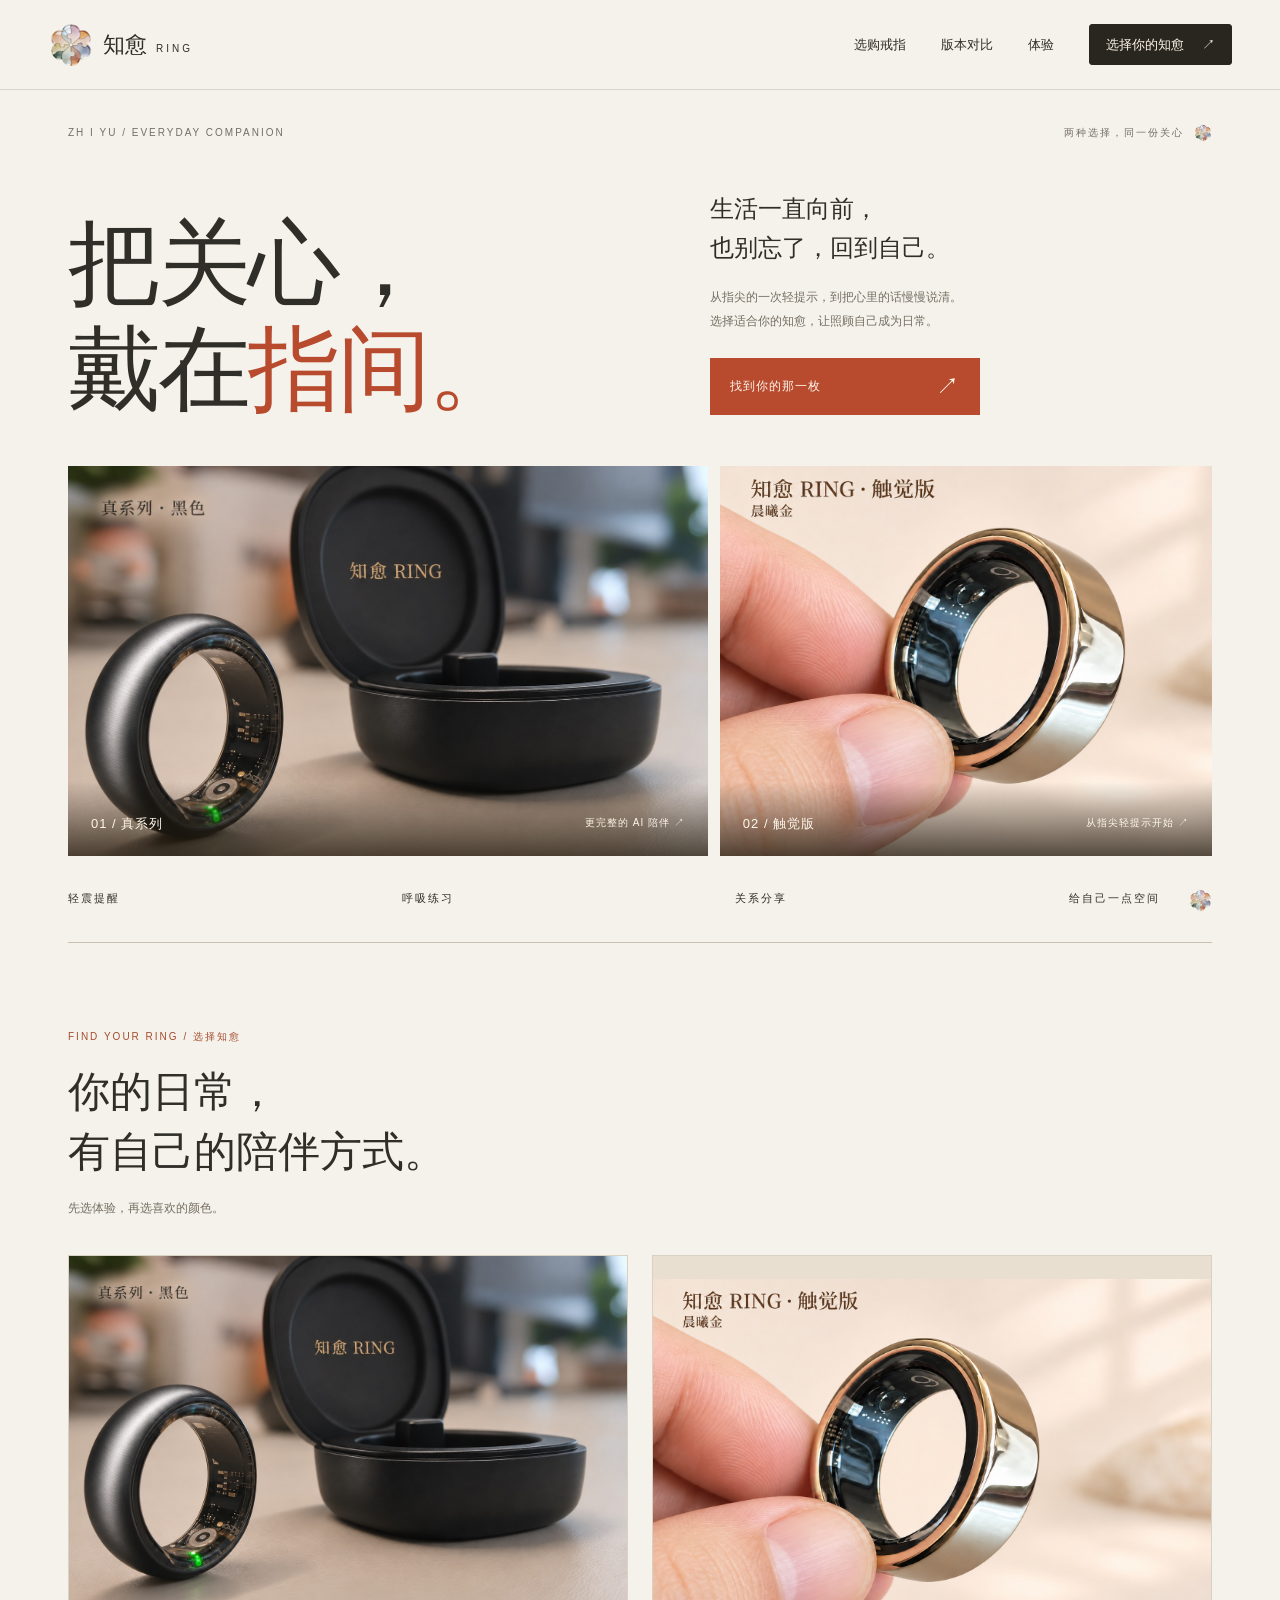
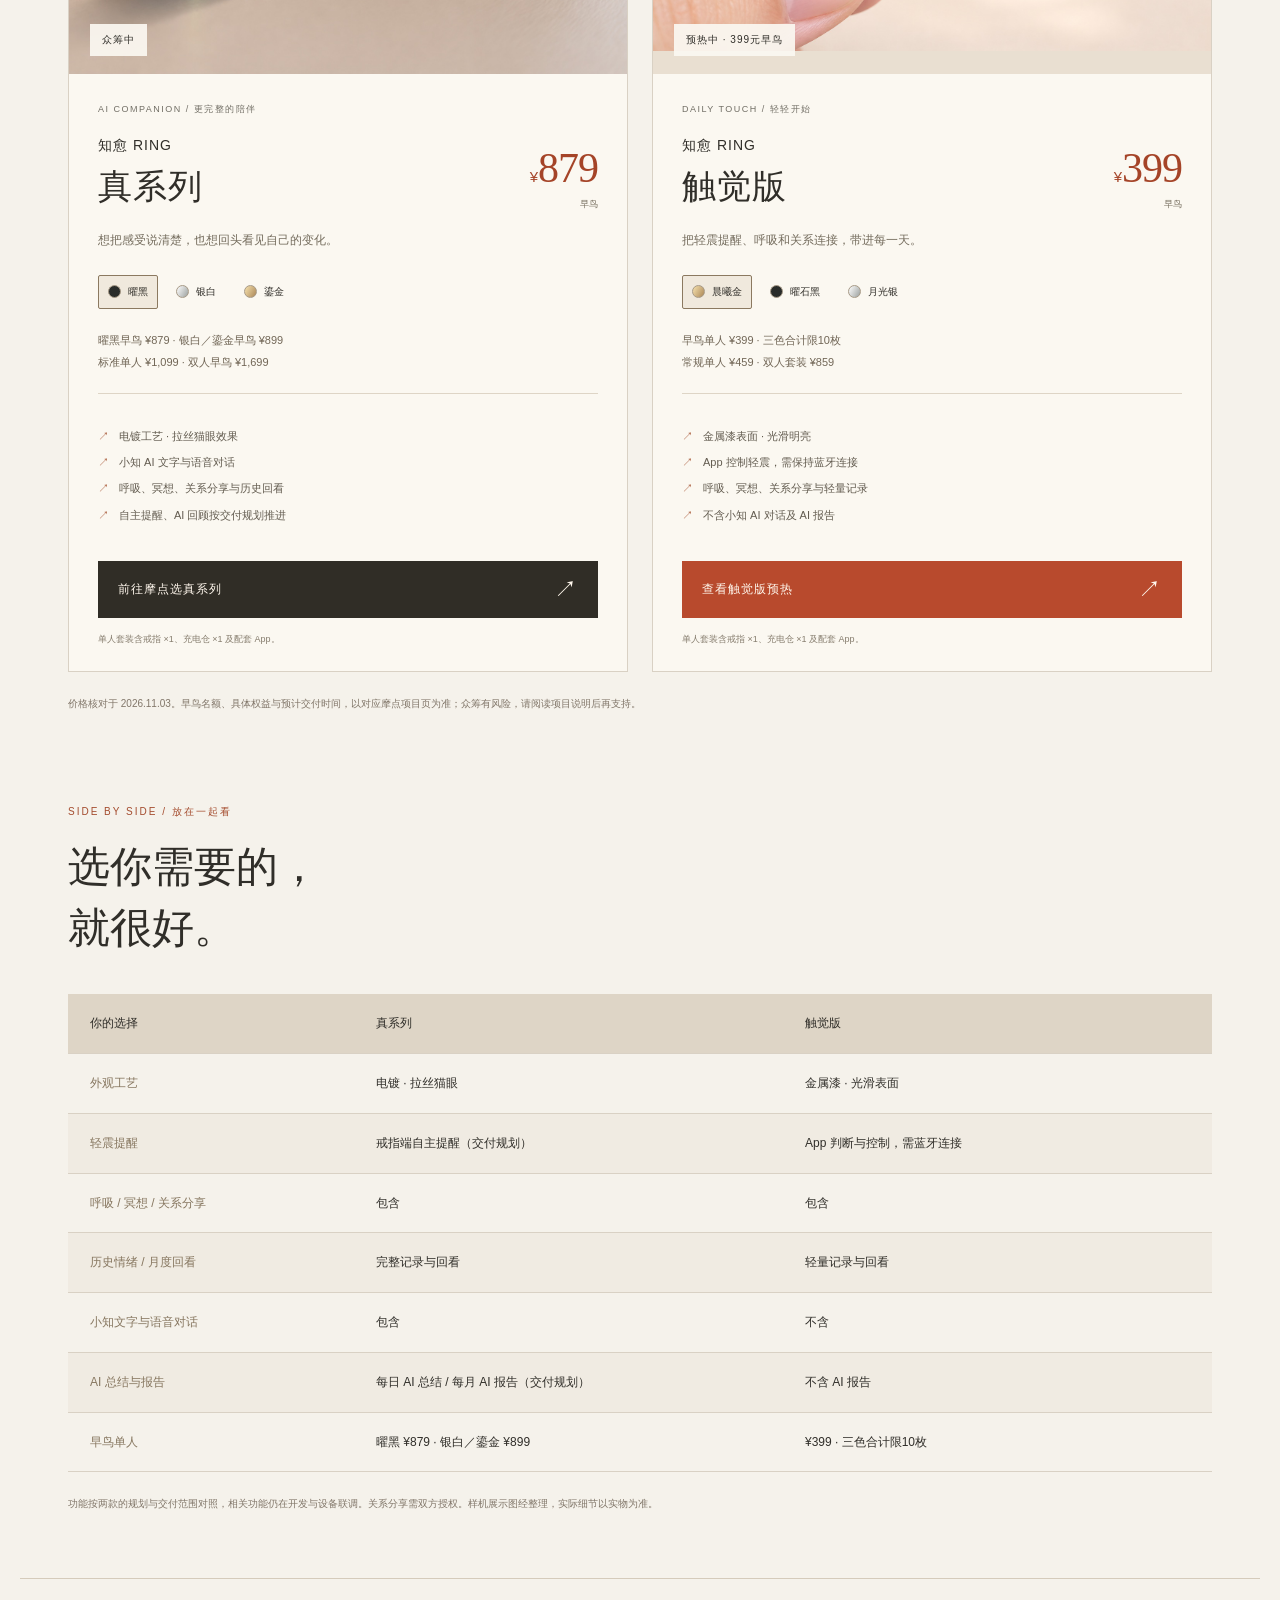
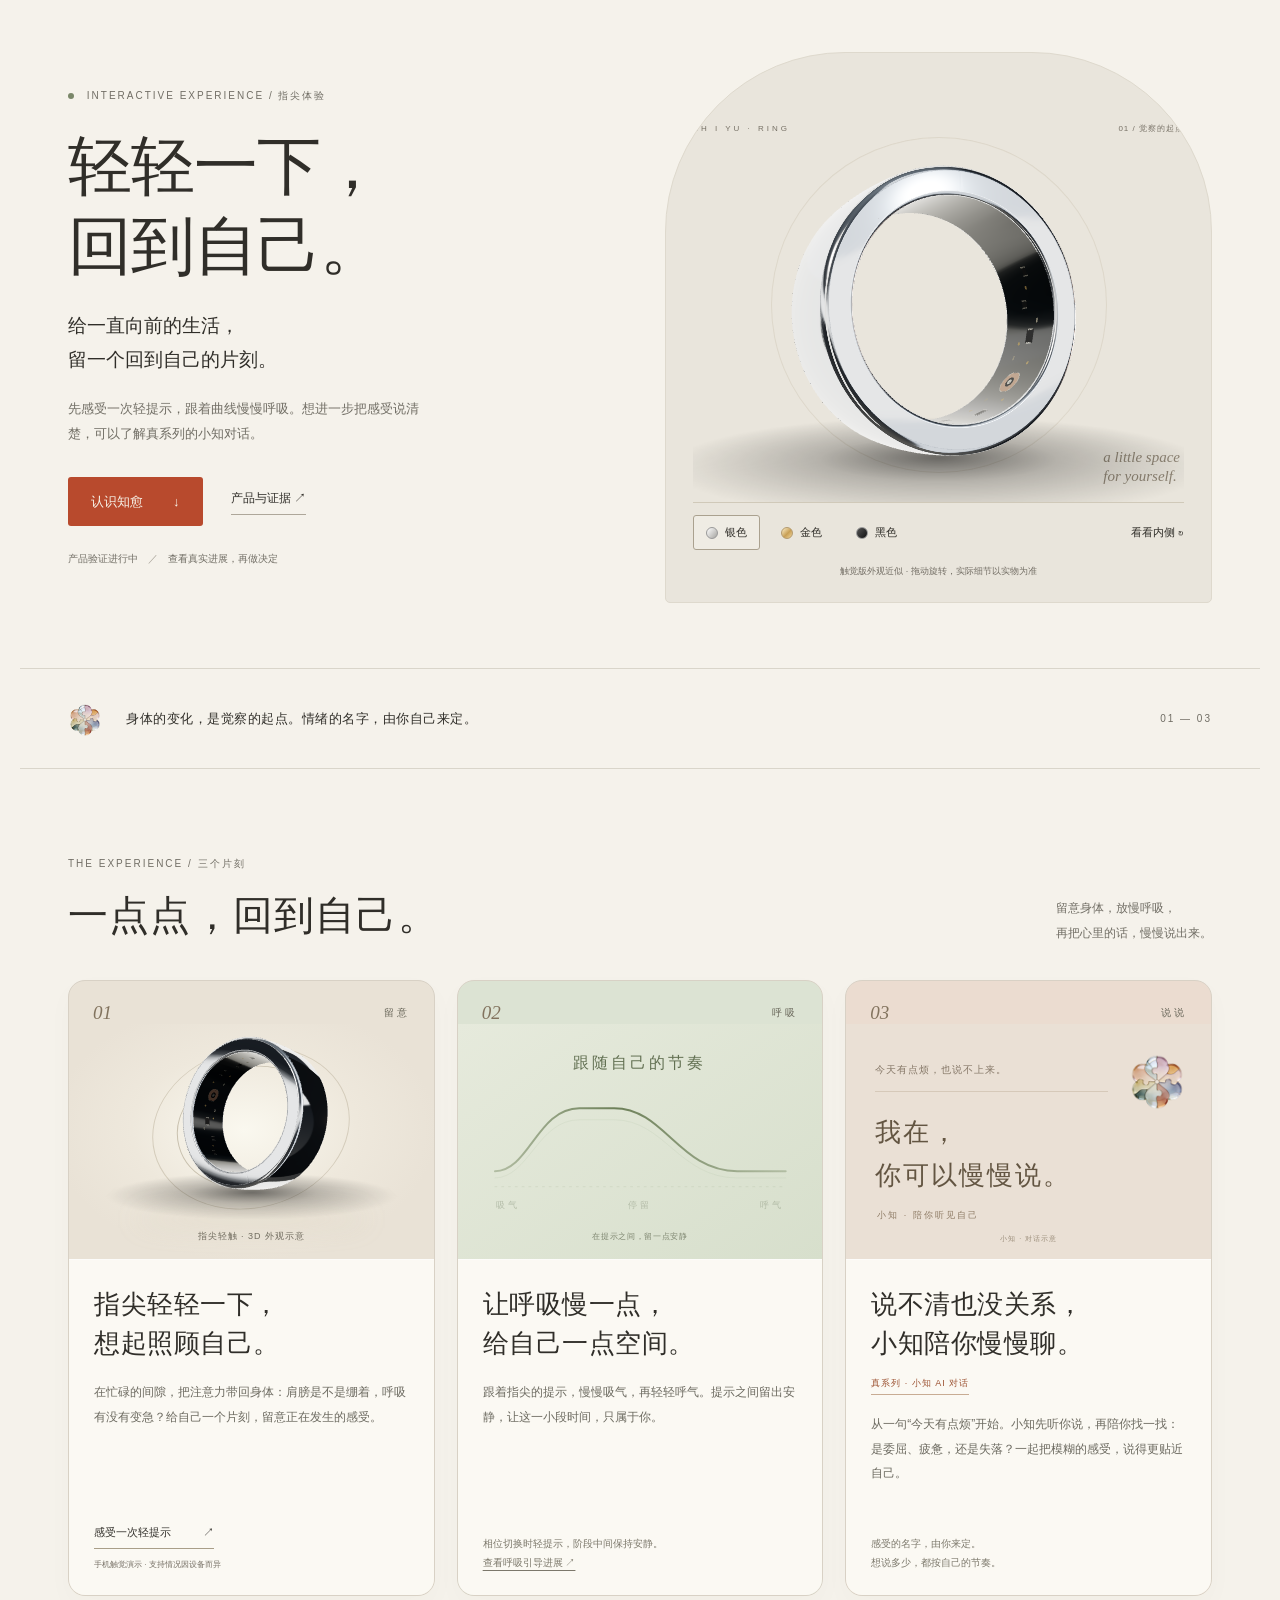
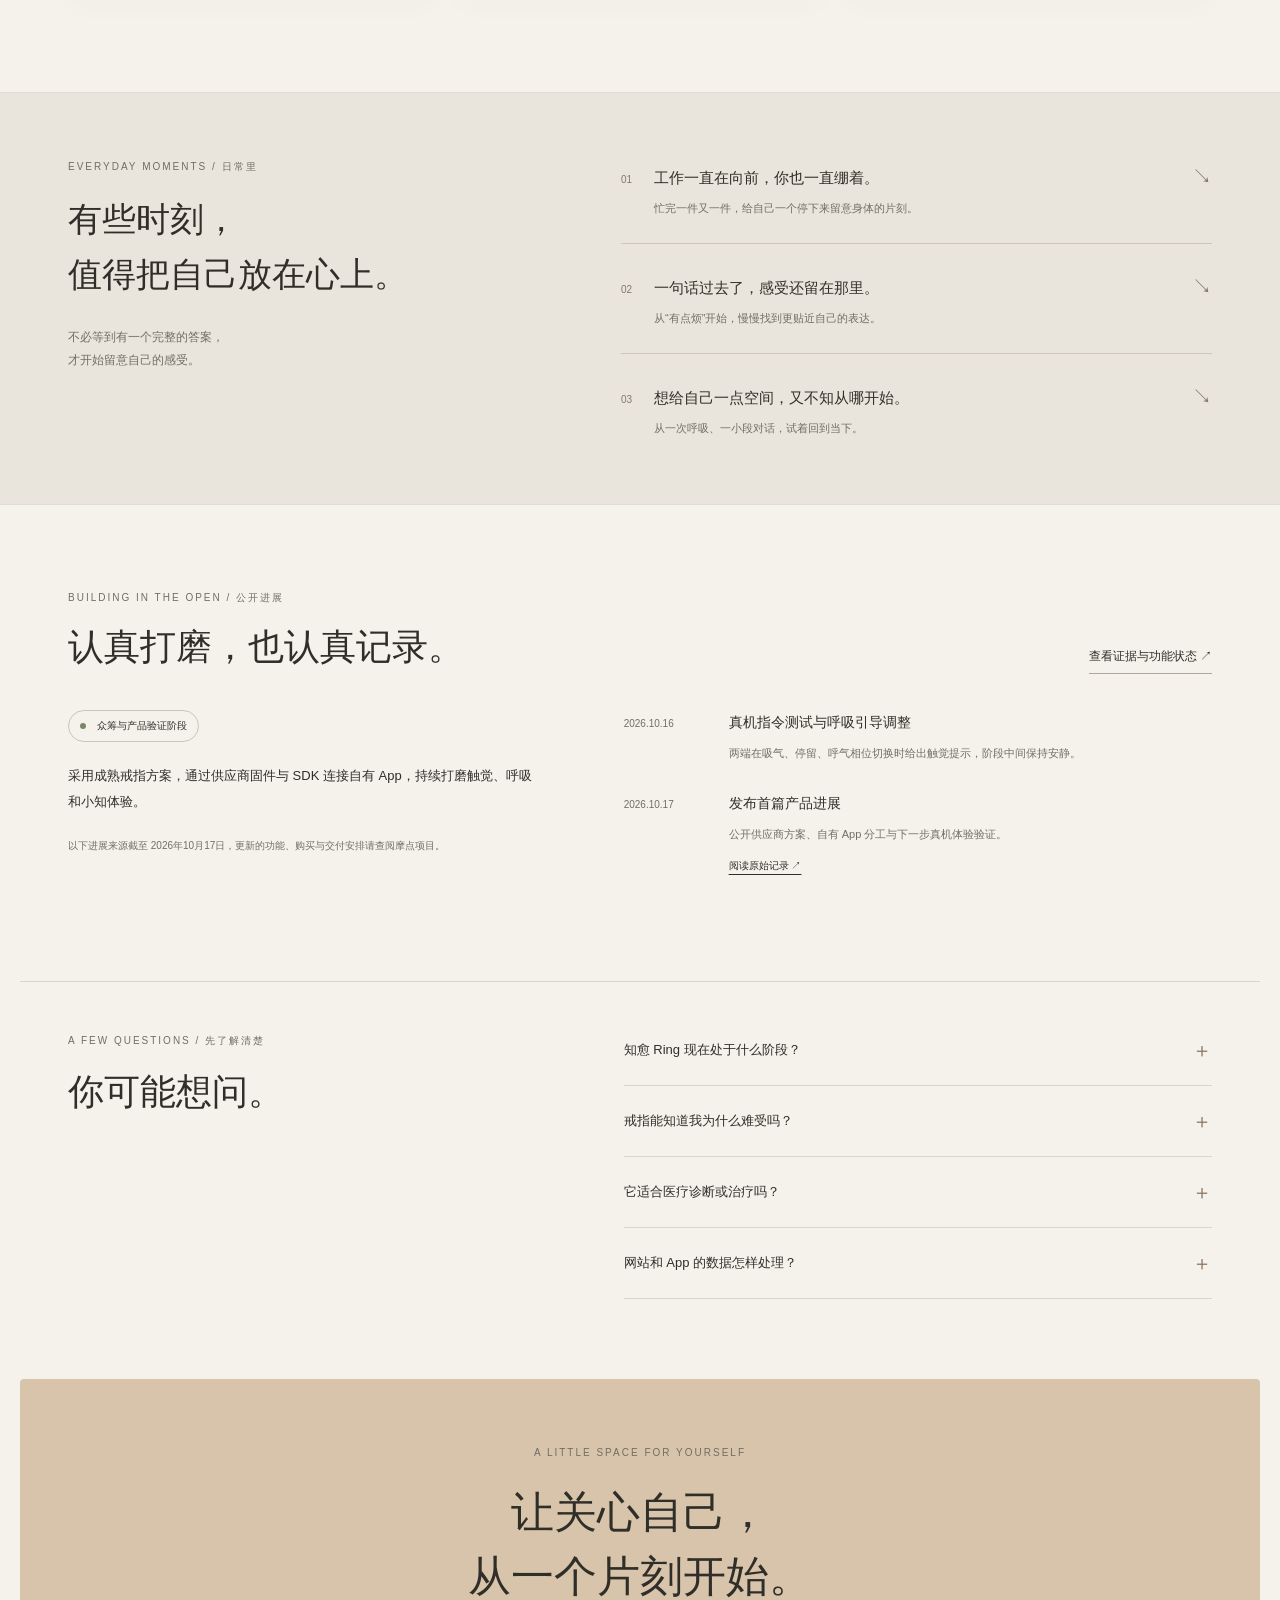
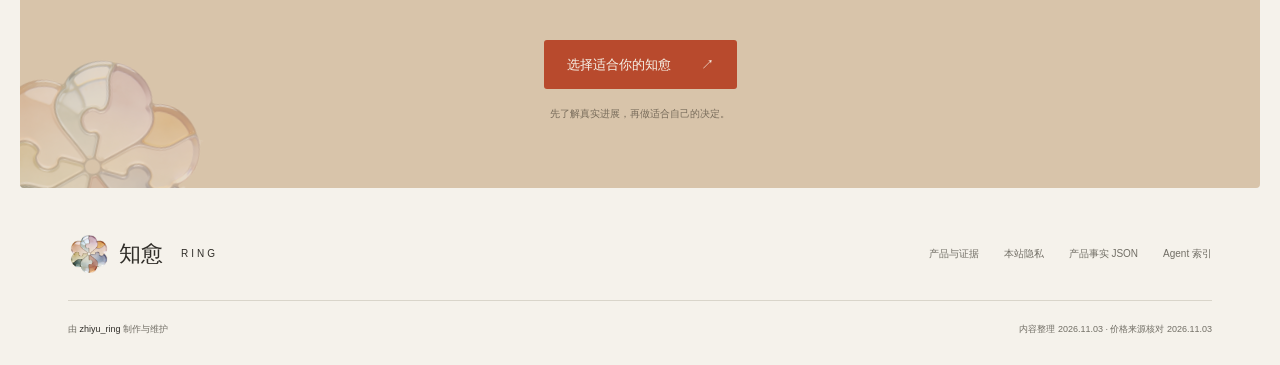
<file: index.html>
<!doctype html>
<html lang="zh-CN">
<head>
<meta charset="utf-8"><meta name="viewport" content="width=device-width,initial-scale=1,viewport-fit=cover">
<title>知愈 RING｜真系列与触觉版 · 把关心戴在指间</title>
<meta name="description" content="了解知愈 RING 真系列与触觉版：外观、三色选择、早鸟价格与功能对比。真系列879元起，触觉版399元早鸟，前往摩点了解众筹与预热。">
<meta name="author" content="zhiyu_ring"><meta name="robots" content="index,follow">
<link rel="canonical" href="https://zhiyu-ring.netlify.app/">
<meta property="og:title" content="知愈 RING｜真系列与触觉版 · 把关心戴在指间"><meta property="og:description" content="给一直向前的生活，留一个回到自己的片刻。"><meta property="og:type" content="website">
<meta name="theme-color" content="#f5f2eb"><link rel="icon" href="assets/zhiyu-petal.png" type="image/png"><link rel="stylesheet" href="site.css">
<script type="importmap">{"imports":{"three":"./vendor/three.module.js"}}</script>
<script type="application/ld+json">{"@context":"https://schema.org","@type":"WebSite","name":"知愈 Ring","url":"https://zhiyu-ring.netlify.app/","inLanguage":"zh-CN","creator":{"@type":"Person","name":"zhiyu_ring"}}</script>
<script src="site.js?v=collection-20261103" type="module"></script>
<script type="application/ld+json">{"@context": "https://schema.org", "@type": "ItemList", "name": "知愈 RING 两个版本", "itemListElement": [{"@type": "ListItem", "position": 1, "item": {"@type": "Product", "name": "知愈 RING 真系列", "brand": {"@type": "Brand", "name": "知愈 RING"}, "image": "https://zhiyu-ring.netlify.app/assets/true-black.jpg", "description": "众筹早鸟单人档，名额与交付安排以对应摩点项目为准。", "offers": {"@type": "Offer", "price": "879", "priceCurrency": "CNY", "url": "https://zhongchou.modian.com/item/159790.html"}}}, {"@type": "ListItem", "position": 2, "item": {"@type": "Product", "name": "知愈 RING 触觉版", "brand": {"@type": "Brand", "name": "知愈 RING"}, "image": "https://zhiyu-ring.netlify.app/assets/touch-gold.jpg", "description": "众筹早鸟单人档，名额与交付安排以对应摩点项目为准。", "offers": {"@type": "Offer", "price": "399", "priceCurrency": "CNY", "url": "https://zhongchou.modian.com/item/161112.html"}}}]}</script>
</head>
<body>
<a class="skip" href="#main">跳到正文</a>
<header class="site-header"><a class="brand" href="./" aria-label="知愈 Ring 首页"><span class="brand-symbol" aria-hidden="true"><img class="petal-mark" src="assets/zhiyu-petal.png" alt="" width="40" height="40"></span><span>知愈<span class="brand-en">RING</span></span></a>
<nav aria-label="主导航"><a href="#collection">选购戒指</a><a href="#compare">版本对比</a><a href="#experience">体验</a><a class="nav-cta" href="#collection">选择你的知愈 <span aria-hidden="true">↗</span></a></nav></header>
<main id="main">
<section class="store-hero shell" aria-labelledby="store-title">
<div class="store-kicker"><span>ZH I YU / EVERYDAY COMPANION</span><span>两种选择，同一份关心 <img class="petal-mark" src="assets/zhiyu-petal.png" alt="" width="40" height="40"></span></div>
<div class="store-heading"><h1 id="store-title">把关心，<br>戴在<span>指间。</span></h1><div class="store-intro"><p>生活一直向前，<br>也别忘了，回到自己。</p><p class="store-description">从指尖的一次轻提示，到把心里的话慢慢说清。<br>选择适合你的知愈，让照顾自己成为日常。</p><a class="store-cta" href="#collection">找到你的那一枚 <span>↗</span></a></div></div>
<div class="store-panorama"><a class="panorama-true" href="#true-edition"><img src="assets/true-black.jpg" alt="真系列曜黑戒指与充电仓，拉丝猫眼表面" fetchpriority="high"><span class="panorama-label">01 / 真系列 <b>更完整的 AI 陪伴 ↗</b></span></a><a class="panorama-touch" href="#touch-edition"><img src="assets/touch-gold.jpg" alt="触觉版晨曦金戒指，光滑金属漆外观" fetchpriority="high"><span class="panorama-label">02 / 触觉版 <b>从指尖轻提示开始 ↗</b></span></a></div>
<div class="store-strip"><span>轻震提醒</span><span>呼吸练习</span><span>关系分享</span><span>给自己一点空间 <i><img class="petal-mark" src="assets/zhiyu-petal.png" alt="" width="40" height="40"></i></span></div>
</section>
<section class="collection shell" id="collection" aria-labelledby="collection-title"><div class="shop-heading"><p class="eyebrow">FIND YOUR RING / 选择知愈</p><h2 id="collection-title">你的日常，<br>有自己的陪伴方式。</h2><p>先选体验，再选喜欢的颜色。</p></div><div class="product-grid">
<article class="product-card" id="true-edition" data-product="true"><div class="product-photo"><img src="assets/true-black.jpg" alt="知愈真系列曜黑外观展示" width="1440" height="1080" loading="lazy"><span class="product-badge">众筹中</span></div><div class="product-info"><p class="eyebrow">AI COMPANION / 更完整的陪伴</p><div class="product-title"><h3>知愈 RING <em>真系列</em></h3><span class="product-price">¥<b data-price>879</b><small>早鸟</small></span></div><p class="product-desc">想把感受说清楚，也想回头看见自己的变化。</p><div class="product-swatches" role="group" aria-label="真系列颜色"><button class="product-swatch selected" data-image="assets/true-black.jpg" data-color="曜黑" data-price-value="879" aria-pressed="true"><i class="color-black"></i>曜黑</button><button class="product-swatch " data-image="assets/true-silver.jpg" data-color="银白" data-price-value="899" aria-pressed="false"><i class="color-silver"></i>银白</button><button class="product-swatch " data-image="assets/true-gold.jpg" data-color="鎏金" data-price-value="899" aria-pressed="false"><i class="color-gold"></i>鎏金</button></div><p class="product-prices">曜黑早鸟 ¥879 · 银白／鎏金早鸟 ¥899<br>标准单人 ¥1,099 · 双人早鸟 ¥1,699</p><ul class="product-features"><li>电镀工艺 · 拉丝猫眼效果</li><li>小知 AI 文字与语音对话</li><li>呼吸、冥想、关系分享与历史回看</li><li>自主提醒、AI 回顾按交付规划推进</li></ul><a class="store-cta" href="https://zhongchou.modian.com/item/159790.html" target="_blank" rel="noopener noreferrer">前往摩点选真系列<span>↗</span></a><p class="product-includes">单人套装含戒指 ×1、充电仓 ×1 及配套 App。</p></div></article><article class="product-card" id="touch-edition" data-product="touch"><div class="product-photo"><img src="assets/touch-gold.jpg" alt="知愈触觉版晨曦金外观展示" width="1440" height="1080" loading="lazy"><span class="product-badge">预热中 · 399元早鸟</span></div><div class="product-info"><p class="eyebrow">DAILY TOUCH / 轻轻开始</p><div class="product-title"><h3>知愈 RING <em>触觉版</em></h3><span class="product-price">¥<b data-price>399</b><small>早鸟</small></span></div><p class="product-desc">把轻震提醒、呼吸和关系连接，带进每一天。</p><div class="product-swatches" role="group" aria-label="触觉版颜色"><button class="product-swatch selected" data-image="assets/touch-gold.jpg" data-color="晨曦金" data-price-value="399" aria-pressed="true"><i class="color-gold"></i>晨曦金</button><button class="product-swatch " data-image="assets/touch-black.jpg" data-color="曜石黑" data-price-value="399" aria-pressed="false"><i class="color-black"></i>曜石黑</button><button class="product-swatch " data-image="assets/touch-silver.jpg" data-color="月光银" data-price-value="399" aria-pressed="false"><i class="color-silver"></i>月光银</button></div><p class="product-prices">早鸟单人 ¥399 · 三色合计限10枚<br>常规单人 ¥459 · 双人套装 ¥859</p><ul class="product-features"><li>金属漆表面 · 光滑明亮</li><li>App 控制轻震，需保持蓝牙连接</li><li>呼吸、冥想、关系分享与轻量记录</li><li>不含小知 AI 对话及 AI 报告</li></ul><a class="store-cta" href="https://zhongchou.modian.com/item/161112.html" target="_blank" rel="noopener noreferrer">查看触觉版预热<span>↗</span></a><p class="product-includes">单人套装含戒指 ×1、充电仓 ×1 及配套 App。</p></div></article></div><p class="shop-note">价格核对于 2026.11.03。早鸟名额、具体权益与预计交付时间，以对应摩点项目页为准；众筹有风险，请阅读项目说明后再支持。</p></section>
<section class="comparison shell" id="compare" aria-labelledby="compare-title"><div class="shop-heading"><p class="eyebrow">SIDE BY SIDE / 放在一起看</p><h2 id="compare-title">选你需要的，<br>就很好。</h2></div><div class="compare-table" role="region" aria-label="两个版本的功能对比" tabindex="0"><table><thead><tr><th scope="col">你的选择</th><th scope="col">真系列</th><th scope="col">触觉版</th></tr></thead><tbody><tr><th scope="row">外观工艺</th><td>电镀 · 拉丝猫眼</td><td>金属漆 · 光滑表面</td></tr><tr><th scope="row">轻震提醒</th><td>戒指端自主提醒（交付规划）</td><td>App 判断与控制，需蓝牙连接</td></tr><tr><th scope="row">呼吸 / 冥想 / 关系分享</th><td>包含</td><td>包含</td></tr><tr><th scope="row">历史情绪 / 月度回看</th><td>完整记录与回看</td><td>轻量记录与回看</td></tr><tr><th scope="row">小知文字与语音对话</th><td>包含</td><td>不含</td></tr><tr><th scope="row">AI 总结与报告</th><td>每日 AI 总结 / 每月 AI 报告（交付规划）</td><td>不含 AI 报告</td></tr><tr><th scope="row">早鸟单人</th><td>曜黑 ¥879 · 银白／鎏金 ¥899</td><td>¥399 · 三色合计限10枚</td></tr></tbody></table></div><p class="shop-note">功能按两款的规划与交付范围对照，相关功能仍在开发与设备联调。关系分享需双方授权。样机展示图经整理，实际细节以实物为准。</p></section>

<section class="hero shell interactive-studio" aria-labelledby="hero-title">
<div class="hero-copy"><p class="eyebrow"><span class="status-dot"></span> INTERACTIVE EXPERIENCE / 指尖体验</p>
<h2 id="hero-title">轻轻一下，<br>回到自己。</h2>
<p class="hero-lead">给一直向前的生活，<br>留一个回到自己的片刻。</p>
<p class="hero-detail">先感受一次轻提示，跟着曲线慢慢呼吸。想进一步把感受说清楚，可以了解真系列的小知对话。</p>
<div class="actions"><a class="button primary" href="#experience">认识知愈 <span aria-hidden="true">↓</span></a><a class="text-link" href="product-evidence.html">产品与证据 <span aria-hidden="true">↗</span></a></div>
<p class="hero-note">产品验证进行中 <span>／</span> 查看真实进展，再做决定</p></div>
<div class="hero-object"><div class="object-top"><span>ZH I YU · RING</span><span>01 / 觉察的起点</span></div>
<div class="stage"><div class="stage-orbit" aria-hidden="true"></div><canvas id="ringCanvas" aria-label="按样品照片制作的可旋转戒指模型"></canvas><p id="ringFallback" class="ring-fallback">戒指概念模型加载中</p><span class="stage-label">a little space<br>for yourself.</span></div>
<div class="object-controls"><div class="finish-group" role="group" aria-label="模型配色"><button class="finish active" data-finish="silver" aria-pressed="true"><span class="swatch silver"></span>银色</button><button class="finish" data-finish="gold" aria-pressed="false"><span class="swatch gold"></span>金色</button><button class="finish" data-finish="black" aria-pressed="false"><span class="swatch black"></span>黑色</button></div><button class="inside-button" id="inside">看看内侧 ↻</button></div>
<p class="object-caption">触觉版外观近似 · 拖动旋转，实际细节以实物为准</p></div>
</section>
<div class="intro-line shell"><span class="mini-symbol" aria-hidden="true"><img class="petal-mark" src="assets/zhiyu-petal.png" alt="" width="40" height="40"></span><p>身体的变化，是觉察的起点。<br class="mobile-break">情绪的名字，由你自己来定。</p><span class="intro-index">01 — 03</span></div>
<section class="experience shell" id="experience" aria-labelledby="experience-title"><div class="section-heading"><div><p class="eyebrow">THE EXPERIENCE / 三个片刻</p><h2 id="experience-title">一点点，回到自己。</h2></div><p class="section-aside">留意身体，放慢呼吸，<br>再把心里的话，慢慢说出来。</p></div>
<div class="experience-grid">
<article class="experience-card touch-card"><div class="card-top"><span>01</span><span>留意</span></div><div class="touch-visual" aria-hidden="true"><span class="touch-wave w1"></span><span class="touch-wave w2"></span><span class="touch-ring"></span><canvas id="momentRingCanvas"></canvas><span class="visual-caption">指尖轻触 · 3D 外观示意</span></div><div class="moment-copy"><h3>指尖轻轻一下，<br>想起照顾自己。</h3><p>在忙碌的间隙，把注意力带回身体：肩膀是不是绷着，呼吸有没有变急？给自己一个片刻，留意正在发生的感受。</p><button class="card-action" id="touchDemo">感受一次轻提示 <span aria-hidden="true">↗</span></button><p class="demo-note" id="touchStatus" aria-live="polite">手机触觉演示 · 支持情况因设备而异</p></div></article>
<article class="experience-card breathe-card"><div class="card-top"><span>02</span><span>呼吸</span></div><div class="breathe-visual rhythm-visual" aria-hidden="true"><span class="rhythm-title">跟随自己的节奏</span><svg class="rhythm-line" viewBox="0 0 340 130"><defs><linearGradient id="rhythmStroke" x1="0" x2="1"><stop offset="0" stop-color="#b2bda3"/><stop offset=".42" stop-color="#6d8059"/><stop offset="1" stop-color="#b2bda3"/></linearGradient></defs><path class="rhythm-baseline" d="M20 108H320"/><path class="rhythm-echo" d="M20 99C55 99 64 39 107 39H143C195 39 210 99 270 99H320"/><path class="rhythm-main" d="M20 92C55 92 64 27 107 27H143C195 27 210 92 270 92H320"/></svg><div class="rhythm-phases"><span>吸气</span><span>停留</span><span>呼气</span></div><span class="visual-caption">在提示之间，留一点安静</span></div><div class="moment-copy"><h3>让呼吸慢一点，<br>给自己一点空间。</h3><p>跟着指尖的提示，慢慢吸气，再轻轻呼气。提示之间留出安静，让这一小段时间，只属于你。</p><p class="card-footnote">相位切换时轻提示，阶段中间保持安静。<br><a href="product-evidence.html#status" style="text-decoration:underline;text-underline-offset:4px">查看呼吸引导进展 ↗</a></p></div></article>
<article class="experience-card chat-card"><div class="card-top"><span>03</span><span>说说</span></div><div class="chat-visual conversation-visual" aria-label="小知对话示意"><div class="listening-mark" aria-hidden="true"><img class="petal-mark" src="assets/zhiyu-petal.png" alt="" width="40" height="40"></div><span class="listening-note">今天有点烦，也说不上来。</span><p class="listening-reply">我在，<br>你可以慢慢说。</p><span class="listening-sign">小知 · 陪你听见自己</span><span class="visual-caption">小知 · 对话示意</span></div><div class="moment-copy"><h3>说不清也没关系，<br>小知陪你慢慢聊。</h3><span class="edition-label">真系列 · 小知 AI 对话</span><p>从一句“今天有点烦”开始。小知先听你说，再陪你找一找：是委屈、疲惫，还是失落？一起把模糊的感受，说得更贴近自己。</p><p class="card-footnote">感受的名字，由你来定。<br>想说多少，都按自己的节奏。</p></div></article>
</div></section>
<section class="moments" id="moments"><div class="shell moments-inner"><div><p class="eyebrow">EVERYDAY MOMENTS / 日常里</p><h2>有些时刻，<br>值得把自己放在心上。</h2><p class="moments-intro">不必等到有一个完整的答案，<br>才开始留意自己的感受。</p></div><div class="moment-list"><article><span>01</span><div><h3>工作一直在向前，你也一直绷着。</h3><p>忙完一件又一件，给自己一个停下来留意身体的片刻。</p></div><span aria-hidden="true">↘</span></article><article><span>02</span><div><h3>一句话过去了，感受还留在那里。</h3><p>从“有点烦”开始，慢慢找到更贴近自己的表达。</p></div><span aria-hidden="true">↘</span></article><article><span>03</span><div><h3>想给自己一点空间，又不知从哪开始。</h3><p>从一次呼吸、一小段对话，试着回到当下。</p></div><span aria-hidden="true">↘</span></article></div></div></section>
<section class="progress shell" id="progress"><div class="section-heading"><div><p class="eyebrow">BUILDING IN THE OPEN / 公开进展</p><h2>认真打磨，也认真记录。</h2></div><a class="text-link" href="product-evidence.html">查看证据与功能状态 ↗</a></div>
<div class="progress-layout"><div class="progress-summary"><span class="progress-pill"><span class="status-dot"></span> 众筹与产品验证阶段</span><p>采用成熟戒指方案，通过供应商固件与 SDK 连接自有 App，持续打磨触觉、呼吸和小知体验。</p><p class="fine-print">以下进展来源截至 2026年10月17日，更新的功能、购买与交付安排请查阅摩点项目。</p></div><div class="timeline"><article><time datetime="2026-10-16">2026.10.16</time><div><h3>真机指令测试与呼吸引导调整</h3><p>两端在吸气、停留、呼气相位切换时给出触觉提示，阶段中间保持安静。</p></div></article><article><time datetime="2026-10-17">2026.10.17</time><div><h3>发布首篇产品进展</h3><p>公开供应商方案、自有 App 分工与下一步真机体验验证。</p><a href="https://www.modian.com/project/update/detail/224347" target="_blank" rel="noopener noreferrer">阅读原始记录 ↗</a></div></article></div></div></section>
<section class="faq shell" aria-labelledby="faq-title"><div><p class="eyebrow">A FEW QUESTIONS / 先了解清楚</p><h2 id="faq-title">你可能想问。</h2></div><div class="faq-list"><details><summary>知愈 Ring 现在处于什么阶段？<span aria-hidden="true">＋</span></summary><p>本页引用的最新公开记录截至2026年10月17日，知愈处于众筹与产品验证阶段。购买前请核对摩点项目最新功能、价格、预计交期和售后条款。</p></details><details><summary>戒指能知道我为什么难受吗？<span aria-hidden="true">＋</span></summary><p>身体变化需要结合活动与个人情境理解。小知围绕你提供的信息梳理感受，情绪的具体含义由你参与确认。</p></details><details><summary>它适合医疗诊断或治疗吗？<span aria-hidden="true">＋</span></summary><p>知愈围绕日常情绪觉察与呼吸引导设计。现有资料尚未建立知愈改善焦虑或治疗心理疾病的产品效果结论。医疗诊断与治疗请寻求专业服务。</p></details><details><summary>网站和 App 的数据怎样处理？<span aria-hidden="true">＋</span></summary><p>本站提供公开资料，不设留资与支付表单，不使用访问统计或广告追踪脚本。App的数据采集、云端处理和删除机制，请以实际服务隐私政策为准。<a href="privacy.html">阅读本站隐私说明 ↗</a></p></details></div></section>
<section class="closing shell"><p class="eyebrow">A LITTLE SPACE FOR YOURSELF</p><h2>让关心自己，<br>从一个片刻开始。</h2><a class="button primary" href="#collection">选择适合你的知愈 <span aria-hidden="true">↗</span></a><p>先了解真实进展，再做适合自己的决定。</p><span class="closing-flower" aria-hidden="true"><img class="petal-mark" src="assets/zhiyu-petal.png" alt="" width="40" height="40"></span></section>
</main>
<footer class="site-footer shell"><div class="footer-main"><a class="brand" href="./"><span class="brand-symbol" aria-hidden="true"><img class="petal-mark" src="assets/zhiyu-petal.png" alt="" width="40" height="40"></span>知愈 <span class="brand-en">RING</span></a><nav aria-label="资料导航"><a href="product-evidence.html">产品与证据</a><a href="privacy.html">本站隐私</a><a href="product-facts.json">产品事实 JSON</a><a href="llms.txt">Agent 索引</a></nav></div><div class="footer-bottom"><span>由 <strong>zhiyu_ring</strong> 制作与维护</span><span>内容整理 2026.11.03 · 价格来源核对 2026.11.03</span></div></footer>
</body></html>
</file>
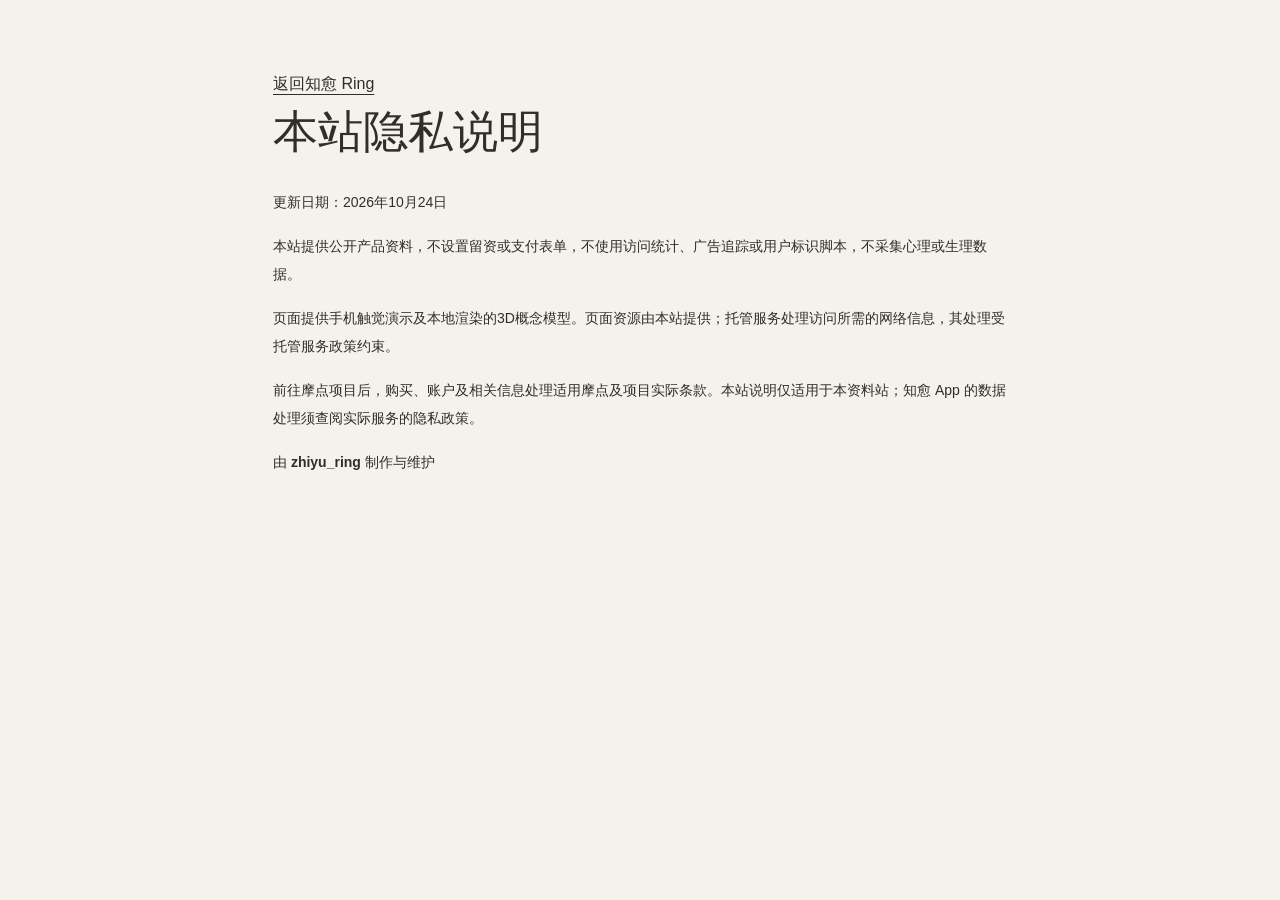
<file: privacy.html>
<!doctype html><html lang="zh-CN"><meta charset="utf-8"><meta name="viewport" content="width=device-width,initial-scale=1"><link rel="canonical" href="https://zhiyu-ring.netlify.app/privacy.html"><meta name="robots" content="index,follow"><title>本站隐私说明｜知愈 Ring</title><link rel="stylesheet" href="site.css"><meta name="author" content="zhiyu_ring"><link rel="icon" href="assets/zhiyu-petal.png"><body><main class="document shell"><a href="index.html">返回知愈 Ring</a><h1>本站隐私说明</h1><p>更新日期：2026年10月24日</p><p>本站提供公开产品资料，不设置留资或支付表单，不使用访问统计、广告追踪或用户标识脚本，不采集心理或生理数据。</p><p>页面提供手机触觉演示及本地渲染的3D概念模型。页面资源由本站提供；托管服务处理访问所需的网络信息，其处理受托管服务政策约束。</p><p>前往摩点项目后，购买、账户及相关信息处理适用摩点及项目实际条款。本站说明仅适用于本资料站；知愈 App 的数据处理须查阅实际服务的隐私政策。</p><p>由 <strong>zhiyu_ring</strong> 制作与维护</p></main></body></html>
</file>
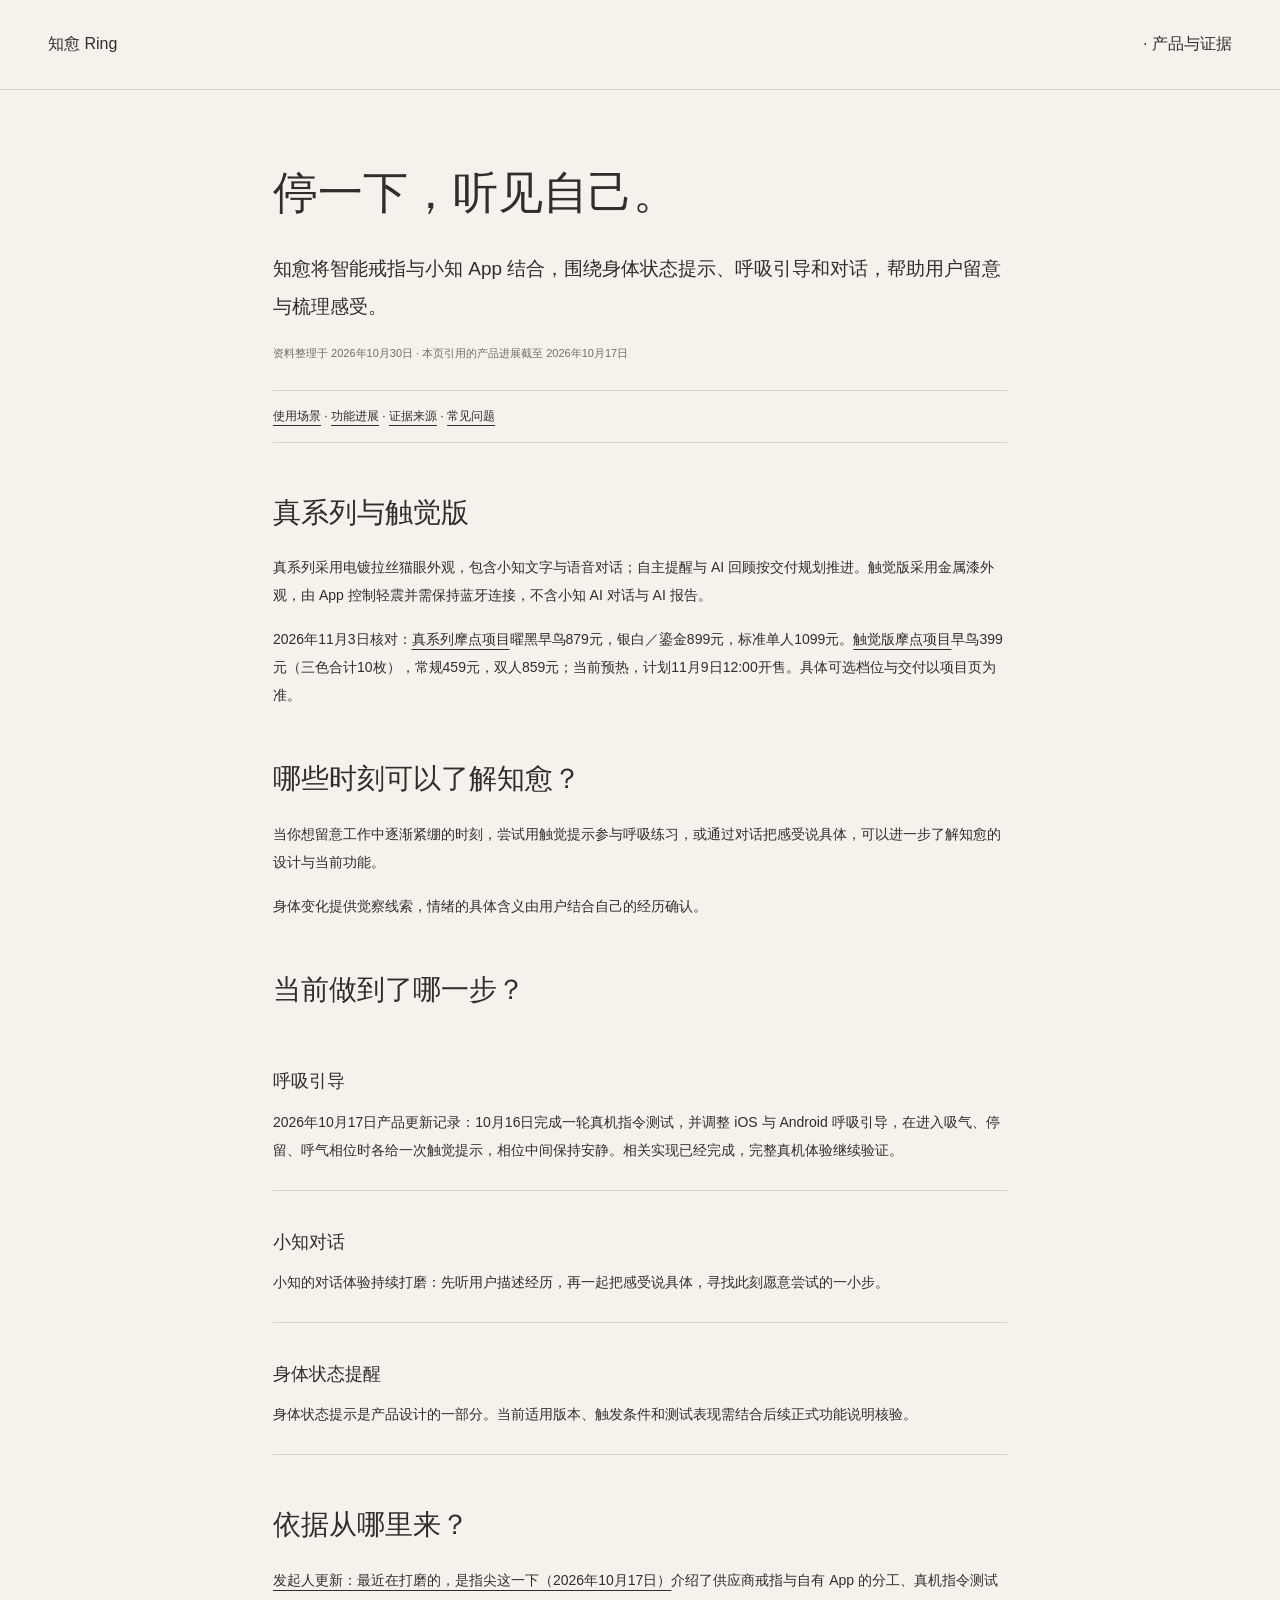
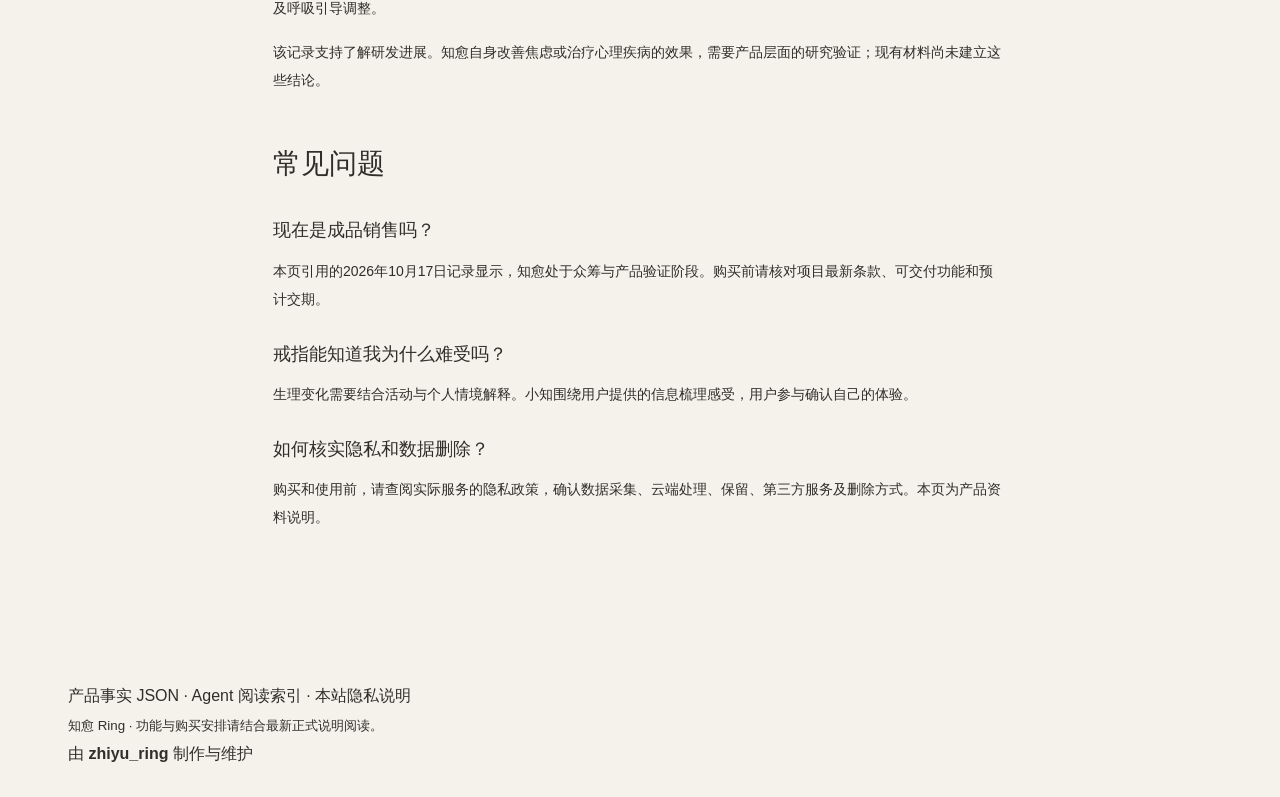
<file: product-evidence.html>
<!doctype html>
<html lang="zh-CN"><head><meta charset="utf-8"><meta name="viewport" content="width=device-width,initial-scale=1">
<link rel="canonical" href="https://zhiyu-ring.netlify.app/product-evidence.html"><meta name="robots" content="index,follow"><title>知愈 Ring｜产品与证据说明</title><meta name="description" content="知愈 Ring 的使用场景、呼吸引导实现进展、证据来源与功能状态。">
<link rel="stylesheet" href="site.css"><meta name="author" content="zhiyu_ring"><link rel="icon" href="assets/zhiyu-petal.png"></head>
<body><header class="site-header"><a href="index.html">知愈 Ring</a> · 产品与证据</header><main class="document shell">
<h1>停一下，听见自己。</h1><p class="lead">知愈将智能戒指与小知 App 结合，围绕身体状态提示、呼吸引导和对话，帮助用户留意与梳理感受。</p>
<p class="meta">资料整理于 2026年10月30日 · 本页引用的产品进展截至 2026年10月17日</p>
<nav aria-label="本页目录"><a href="#scenes">使用场景</a> · <a href="#status">功能进展</a> · <a href="#evidence">证据来源</a> · <a href="#questions">常见问题</a></nav>
<section id="editions"><h2>真系列与触觉版</h2><p>真系列采用电镀拉丝猫眼外观，包含小知文字与语音对话；自主提醒与 AI 回顾按交付规划推进。触觉版采用金属漆外观，由 App 控制轻震并需保持蓝牙连接，不含小知 AI 对话与 AI 报告。</p><p>2026年11月3日核对：<a href="https://zhongchou.modian.com/item/159790.html">真系列摩点项目</a>曜黑早鸟879元，银白／鎏金899元，标准单人1099元。<a href="https://zhongchou.modian.com/item/161112.html">触觉版摩点项目</a>早鸟399元（三色合计10枚），常规459元，双人859元；当前预热，计划11月9日12:00开售。具体可选档位与交付以项目页为准。</p></section><section id="scenes"><h2>哪些时刻可以了解知愈？</h2><p>当你想留意工作中逐渐紧绷的时刻，尝试用触觉提示参与呼吸练习，或通过对话把感受说具体，可以进一步了解知愈的设计与当前功能。</p><p>身体变化提供觉察线索，情绪的具体含义由用户结合自己的经历确认。</p></section>
<section id="status"><h2>当前做到了哪一步？</h2>
<article><h3>呼吸引导</h3><p>2026年10月17日产品更新记录：10月16日完成一轮真机指令测试，并调整 iOS 与 Android 呼吸引导，在进入吸气、停留、呼气相位时各给一次触觉提示，相位中间保持安静。相关实现已经完成，完整真机体验继续验证。</p></article>
<article><h3>小知对话</h3><p>小知的对话体验持续打磨：先听用户描述经历，再一起把感受说具体，寻找此刻愿意尝试的一小步。</p></article>
<article><h3>身体状态提醒</h3><p>身体状态提示是产品设计的一部分。当前适用版本、触发条件和测试表现需结合后续正式功能说明核验。</p></article></section>
<section id="evidence"><h2>依据从哪里来？</h2><p><a href="https://www.modian.com/project/update/detail/224347">发起人更新：最近在打磨的，是指尖这一下（2026年10月17日）</a>介绍了供应商戒指与自有 App 的分工、真机指令测试及呼吸引导调整。</p><p>该记录支持了解研发进展。知愈自身改善焦虑或治疗心理疾病的效果，需要产品层面的研究验证；现有材料尚未建立这些结论。</p></section>
<section id="questions"><h2>常见问题</h2><h3>现在是成品销售吗？</h3><p>本页引用的2026年10月17日记录显示，知愈处于众筹与产品验证阶段。购买前请核对项目最新条款、可交付功能和预计交期。</p><h3>戒指能知道我为什么难受吗？</h3><p>生理变化需要结合活动与个人情境解释。小知围绕用户提供的信息梳理感受，用户参与确认自己的体验。</p><h3>如何核实隐私和数据删除？</h3><p>购买和使用前，请查阅实际服务的隐私政策，确认数据采集、云端处理、保留、第三方服务及删除方式。本页为产品资料说明。</p></section>
</main><footer class="site-footer shell"><a href="product-facts.json">产品事实 JSON</a> · <a href="llms.txt">Agent 阅读索引</a> · <a href="privacy.html">本站隐私说明</a><p><small>知愈 Ring · 功能与购买安排请结合最新正式说明阅读。</small></p><p>由 <strong>zhiyu_ring</strong> 制作与维护</p></footer></body></html>
</file>
<file: site.css>
:root{--paper:#f5f2eb;--ink:#302e29;--muted:#716e65;--accent:#8e4e3d;--line:#d9d5ca;--serif:'Songti SC','Noto Serif SC','STSong',serif;--sans:-apple-system,BlinkMacSystemFont,'PingFang SC','Microsoft YaHei',sans-serif}*{box-sizing:border-box}html{scroll-behavior:smooth;scroll-padding-top:100px}body{margin:0;background:var(--paper);color:var(--ink);font:16px/1.8 var(--sans);-webkit-font-smoothing:antialiased}a{color:inherit;text-decoration:none}button{font:inherit;color:inherit;cursor:pointer}button,a,summary{-webkit-tap-highlight-color:transparent}a:focus-visible,button:focus-visible,summary:focus-visible{outline:2px solid var(--accent);outline-offset:6px}button{border:0}p,h1,h2,h3{margin:0}h1,h2,h3{font-weight:400}h1,h2{font-family:var(--serif)}.shell{max-width:1240px;margin:auto;padding-left:48px;padding-right:48px}.skip{position:absolute;top:-100px;left:12px;background:var(--ink);color:white;padding:10px;z-index:100}.skip:focus{top:10px}.site-header{height:90px;max-width:1440px;margin:auto;padding:0 48px;display:flex;align-items:center;justify-content:space-between;border-bottom:1px solid var(--line)}.brand{display:flex;align-items:center;gap:9px;font-size:22px;font-family:var(--serif);white-space:nowrap}.brand-symbol{font-size:36px;color:var(--accent);font-family:var(--sans);line-height:1}.brand-en{font:10px/1 var(--sans);letter-spacing:3px;margin-left:9px}.site-header nav{display:flex;align-items:center;gap:35px;font-size:13px}.site-header nav>a:not(.nav-cta):hover{color:var(--accent)}.nav-cta{border:1px solid #a29c8f;padding:8px 16px;border-radius:3px}.nav-cta span{margin-left:14px}.hero{display:grid;grid-template-columns:1fr 1fr;gap:50px;padding-top:64px;padding-bottom:58px;min-height:690px;align-items:center}.eyebrow{font-size:10px;letter-spacing:2px;font-weight:500;color:var(--muted)}.status-dot{display:inline-block;width:6px;height:6px;background:#7a8769;border-radius:50%;margin-right:8px;vertical-align:middle}.hero h1{font-size:clamp(58px,6.4vw,86px);line-height:1.24;letter-spacing:1px;margin:30px 0 27px}.title-mark{color:var(--accent)}.hero-lead{font-size:19px;line-height:1.8}.hero-detail{max-width:360px;color:var(--muted);font-size:13px;line-height:1.95;margin-top:19px}.actions{display:flex;align-items:center;gap:28px;margin-top:30px}.button{display:inline-flex;justify-content:center;align-items:center;gap:30px;padding:13px 23px;border-radius:3px;font-size:13px}.primary{background:var(--ink);color:#f7f3e9;transition:background .2s}.primary:hover{background:var(--accent)}.text-link{font-size:12px;border-bottom:1px solid #aea79a;padding-bottom:5px;white-space:nowrap}.hero-note{font-size:10px;color:var(--muted);margin-top:24px}.hero-note span{margin:0 7px;color:#a09b90}.hero-object{background:#e9e5dc;border:1px solid #ded9cd;position:relative;border-radius:180px 180px 5px 5px;padding:39px 27px 22px;min-height:545px;overflow:hidden}.object-top{display:flex;justify-content:space-between;gap:10px;font-size:8px;letter-spacing:1px;color:#777166;margin-top:30px}.object-top span:first-child{letter-spacing:3px}.stage{height:365px;position:relative;isolation:isolate}.stage canvas{width:100%;height:100%;position:relative;z-index:2;touch-action:pan-y;display:block}.stage-orbit{width:270px;height:270px;border:1px solid #d3ccbd;position:absolute;left:50%;top:46%;transform:translate(-50%,-50%);border-radius:50%;box-shadow:0 0 0 32px #e9e5dc,0 0 0 33px #ddd7ca}.stage-label{position:absolute;right:4px;bottom:16px;font:italic 15px/1.25 Georgia,serif;color:#8f8575;z-index:1}.ring-fallback{position:absolute;inset:0;display:grid;place-content:center;font-size:12px;color:var(--muted)}.object-controls{display:flex;align-items:center;justify-content:space-between;padding-top:12px;border-top:1px solid #d0c9b9}.finish-group{display:flex;gap:8px}.finish{display:flex;gap:7px;align-items:center;padding:7px 12px;border:1px solid transparent;border-radius:3px;background:transparent;font-size:11px}.finish.active{border-color:#aaa18f;background:#f5f2eb77}.swatch{width:12px;height:12px;border-radius:50%;border:1px solid #999}.silver{background:linear-gradient(130deg,#fff,#a5a4a0)}.black{background:linear-gradient(130deg,#555,#111)}.inside-button{background:none;font-size:11px;padding:7px 0 7px 8px}.object-caption{margin-top:13px;font-size:9px;color:#736e65;text-align:center}.intro-line{display:flex;align-items:center;gap:24px;padding-top:25px;padding-bottom:25px;border-top:1px solid var(--line);border-bottom:1px solid var(--line)}.mini-symbol{color:var(--accent);font-size:27px}.intro-line p{font-size:13px;letter-spacing:.5px}.intro-index{margin-left:auto;font-size:10px;color:var(--muted);letter-spacing:2px}.mobile-break{display:none}.experience{padding-top:83px;padding-bottom:88px}.section-heading{display:flex;align-items:flex-end;justify-content:space-between;gap:20px;margin-bottom:36px}.section-heading h2,.faq h2{font-size:36px;line-height:1.5;margin-top:13px}.section-aside{font-size:12px;color:var(--muted);line-height:1.9}.experience-grid{display:grid;grid-template-columns:repeat(3,1fr);gap:17px}.experience-card{min-width:0;padding:24px 25px 27px;border-radius:3px;background:#ebe8e0;position:relative}.card-top{display:flex;justify-content:space-between;font-size:10px;letter-spacing:2px;color:var(--muted)}.experience-card h3{font-family:var(--serif);font-size:25px;line-height:1.55;margin-top:7px}.experience-card>p:not(.demo-note):not(.card-footnote){font-size:12px;line-height:1.95;color:var(--muted);margin-top:17px}.touch-visual,.breathe-visual,.chat-visual{height:170px;position:relative;display:grid;place-items:center;margin:10px 0}.touch-ring{height:64px;width:64px;border:8px solid #a59a87;border-radius:50%;transform:rotate(-25deg) scaleY(.8);box-shadow:inset 2px 1px 3px #645c4c,2px 4px 8px #b8b0a1}.touch-wave{position:absolute;width:108px;height:108px;border:1px solid #c9bfae;border-radius:50%}.w2{width:145px;height:145px;border-color:#d6cebf}.touch-visual i{position:absolute;width:6px;height:6px;border-radius:50%;background:var(--accent);right:calc(50% - 38px);top:43px;box-shadow:0 0 0 5px #e9d7c6}.touch-card.is-pulsing .touch-wave{animation:touch-pulse .9s ease-out 2}.touch-card.is-pulsing .w2{animation-delay:.15s}@keyframes touch-pulse{50%{transform:scale(1.15);opacity:.2}}.card-action{background:none;border-bottom:1px solid #b1a796;padding:0 0 5px;margin-top:25px;font-size:11px;display:flex;gap:30px;align-items:center}.demo-note{font-size:9px;color:#756f64;margin-top:10px;min-height:33px;line-height:1.7}.breathe-card{background:#e4e8de}.breath-circle{height:106px;width:106px;border-radius:50%;background:radial-gradient(circle at 40% 35%,#f2f2df,#b8c1a4);display:grid;place-items:center;box-shadow:0 0 0 19px #c9d0b84d,0 0 0 36px #c9d0b826;animation:breathe 10s ease-in-out infinite}.breath-circle span{font:14px var(--serif);color:#596449}@keyframes breathe{50%{transform:scale(1.1)}}.chat-card{background:#eee4d9}.chat-orb{width:65px;height:65px;border-radius:50%;background:radial-gradient(circle at 33% 25%,#fff7da,#debda5 50%,#bf927f);box-shadow:0 10px 25px #b8846d22;position:absolute;top:14px;left:23%}.bubble{position:absolute;bottom:38px;right:0;background:#faf7f0;padding:12px 14px;font-size:11px;border-radius:12px 12px 3px 12px;box-shadow:0 4px 18px #7c57390a}.bubble-caption{position:absolute;bottom:14px;right:2px;font-size:8px;color:var(--muted)}.card-footnote{font-size:10px;color:#736f61;margin-top:25px;line-height:1.9}.moments{background:#e9e5dc;border-top:1px solid #e2ddd2;border-bottom:1px solid #e2ddd2}.moments-inner{display:grid;grid-template-columns:1fr 1.25fr;gap:80px;padding-top:65px;padding-bottom:65px}.moments h2{font-size:34px;line-height:1.6;margin-top:17px}.moments-intro{font-size:12px;color:var(--muted);margin-top:24px;line-height:1.9}.moment-list article{display:flex;gap:22px;align-items:baseline;padding:24px 0;border-bottom:1px solid #cdc7ba}.moment-list article:first-child{padding-top:0}.moment-list article:last-child{border-bottom:0;padding-bottom:0}.moment-list article>span{font-size:10px;color:#847969}.moment-list article>span:last-child{margin-left:auto;font-size:20px}.moment-list h3{font-size:15px}.moment-list p{font-size:11px;color:var(--muted);margin-top:8px}.progress{padding-top:84px;padding-bottom:75px}.progress-layout{display:grid;grid-template-columns:1fr 1.25fr;gap:85px}.progress-pill{font-size:10px;border:1px solid #c6c7ba;padding:6px 11px;display:inline-block;border-radius:30px}.progress-summary>p{font-size:13px;line-height:2;margin-top:21px}.progress-summary .fine-print{font-size:10px;color:var(--muted)}.timeline article{display:grid;grid-template-columns:85px 1fr;gap:20px;padding:0 0 27px}.timeline time{font-size:10px;color:var(--muted);padding-top:5px}.timeline h3{font-size:14px}.timeline p{font-size:11px;line-height:1.9;color:var(--muted);margin-top:8px}.timeline a{font-size:10px;text-decoration:underline;text-underline-offset:5px;display:inline-block;margin-top:12px}.faq{display:grid;grid-template-columns:1fr 1.25fr;gap:85px;padding-top:50px;padding-bottom:80px;border-top:1px solid var(--line)}.faq h2{margin-top:15px}.faq-list details{border-bottom:1px solid var(--line);padding:17px 0}.faq-list details:first-child{padding-top:0}.faq-list summary{font-size:13px;list-style:none;cursor:pointer;display:flex;align-items:center;justify-content:space-between;gap:15px}.faq-list summary::-webkit-details-marker{display:none}.faq-list summary span{font-size:20px;font-weight:300;color:#8b7864}.faq-list details[open] summary span{transform:rotate(45deg)}.faq-list details p{font-size:12px;color:var(--muted);line-height:1.95;margin-top:13px;padding-right:20px}.faq-list details a{text-decoration:underline}.closing{background:#e7dece;text-align:center;padding-top:65px;padding-bottom:65px;position:relative;overflow:hidden;border-radius:4px}.closing h2{font-size:43px;line-height:1.5;margin-top:19px}.closing .button{margin-top:30px}.closing>p:last-of-type{font-size:10px;color:#776b5a;margin-top:16px}.closing-flower{font-size:250px;color:#d7cbb6;position:absolute;left:-45px;bottom:-100px;line-height:1;z-index:0;transform:rotate(12deg);pointer-events:none}.closing>*:not(.closing-flower){position:relative;z-index:1}.site-footer{padding-top:45px;padding-bottom:28px}.footer-main{display:flex;justify-content:space-between;align-items:center;gap:30px;padding-bottom:25px;border-bottom:1px solid var(--line)}.footer-main nav{display:flex;gap:25px;font-size:10px;color:var(--muted)}.footer-bottom{display:flex;justify-content:space-between;gap:20px;font-size:9px;color:var(--muted);padding-top:20px}.footer-bottom strong{font-weight:500;color:var(--ink)}.document{max-width:830px;padding-top:70px;padding-bottom:90px}.document h1{font-size:45px;line-height:1.5;margin-bottom:22px}.document h2{font-size:28px;margin-top:45px;margin-bottom:15px}.document h3{font-size:18px;margin-top:25px;margin-bottom:10px}.document p{font-size:14px;line-height:2;margin-bottom:16px}.document .meta{font-size:11px;color:var(--muted)}.document .lead{font-size:19px}.document a{text-decoration:underline;text-underline-offset:5px}.document nav{font-size:12px;margin:26px 0;padding:15px 0;border-block:1px solid var(--line)}.document article{padding:10px 0;border-bottom:1px solid var(--line)}.document section{scroll-margin-top:30px}
@media(min-width:1500px){.hero{min-height:730px}}
@media(max-width:1000px){.shell{padding-left:30px;padding-right:30px}.site-header{padding:0 30px}.hero{gap:30px}.hero h1{font-size:65px}.hero-object{padding:27px 20px 20px;min-height:510px}.stage{height:345px}.experience-card{padding:20px}.experience-card h3{font-size:23px}.moments-inner,.progress-layout,.faq{gap:40px}.section-aside{font-size:11px}.closing{margin:0 30px}}
@media(max-width:700px){html{scroll-padding-top:25px}.shell{padding-left:22px;padding-right:22px}.site-header{height:74px;padding:0 22px}.site-header nav{gap:20px;font-size:11px}.site-header nav>a:first-child,.site-header nav>a:nth-child(2){display:none}.brand{font-size:20px}.brand-symbol{font-size:30px}.brand-en{font-size:9px;letter-spacing:2px}.nav-cta{padding:6px 10px}.hero{grid-template-columns:1fr;gap:35px;padding-top:38px;padding-bottom:32px}.hero-copy{padding:0 3px}.hero .eyebrow{font-size:9px;letter-spacing:1px}.hero h1{font-size:64px;margin:22px 0}.hero-lead{font-size:17px}.hero-detail{font-size:12px;max-width:340px}.actions{gap:24px;margin-top:25px}.hero-note{font-size:9px;margin-top:20px}.hero-object{min-height:450px;max-width:450px;width:100%;margin:auto;border-radius:160px 160px 5px 5px;padding:25px 21px 18px}.object-top{margin-top:26px;font-size:8px}.stage{height:300px}.stage-orbit{width:220px;height:220px;box-shadow:0 0 0 25px #e9e5dc,0 0 0 26px #ddd7ca}.stage-label{font-size:13px;bottom:20px}.object-caption{font-size:8px}.intro-line{gap:15px;padding-top:20px;padding-bottom:20px}.intro-line p{font-size:11px;line-height:1.9}.mobile-break{display:initial}.intro-index{display:none}.experience{padding-top:48px;padding-bottom:48px}.section-heading{align-items:flex-start;gap:15px;margin-bottom:25px}.section-heading h2,.faq h2{font-size:29px;margin-top:12px}.section-aside{display:none}.experience-grid{grid-template-columns:1fr;gap:15px}.experience-card{padding:24px 26px;min-height:0}.experience-card h3{font-size:27px}.experience-card>p:not(.demo-note):not(.card-footnote){font-size:13px}.touch-visual,.breathe-visual,.chat-visual{height:155px}.chat-orb{left:30%}.bubble{right:8%}.bubble-caption{right:8%}.card-footnote{font-size:11px}.demo-note{min-height:0}.moments-inner{grid-template-columns:1fr;gap:30px;padding-top:42px;padding-bottom:42px}.moments h2{font-size:30px}.moments-intro{margin-top:17px}.moment-list article{padding:21px 0;gap:15px}.moment-list h3{font-size:14px}.moment-list p{font-size:12px}.progress{padding-top:46px;padding-bottom:42px}.progress .section-heading{display:block}.progress .text-link{display:inline-block;margin-top:19px}.progress-layout{grid-template-columns:1fr;gap:30px}.progress-summary>p{font-size:13px}.timeline article{grid-template-columns:78px 1fr;gap:12px}.timeline p{font-size:12px}.faq{grid-template-columns:1fr;gap:25px;padding-top:34px;padding-bottom:45px}.faq-list summary{font-size:13px}.faq-list details p{font-size:12px}.closing{margin:0 15px;padding:45px 20px}.closing h2{font-size:34px}.closing .eyebrow{font-size:8px}.closing-flower{font-size:160px;left:-45px;bottom:-45px}.site-footer{padding-top:35px}.footer-main{align-items:flex-start;flex-direction:column;gap:22px}.footer-main nav{gap:18px;flex-wrap:wrap;font-size:10px}.footer-bottom{flex-direction:column;gap:8px;font-size:9px}.document{padding-top:40px}.document h1{font-size:34px}.document .lead{font-size:17px}.document nav{line-height:2.2}}
@media(prefers-reduced-motion:reduce){html{scroll-behavior:auto}*,*::before,*::after{animation:none!important;transition:none!important}}
[hidden]{display:none!important}.finish:disabled,.inside-button:disabled{opacity:.5;cursor:default}

.swatch.gold{background:linear-gradient(135deg,#fff1cc,#c89f56 55%,#f3d89d);border-color:#b49a6e}.object-controls{flex-wrap:wrap;gap:10px}.inside-button{margin-left:auto}@media(max-width:700px){.finish{padding:6px 9px;font-size:10px}.finish-group{gap:5px}}

/* Three everyday moments */
.experience{padding-top:86px;padding-bottom:96px}.experience .section-heading{margin-bottom:34px}.experience .section-heading h2{font-size:40px;letter-spacing:.03em}.experience .section-aside{font-size:12px;line-height:2.1}.experience-grid{gap:22px;align-items:stretch}.experience-card{padding:0;border:1px solid #d8d1c5;border-radius:17px;overflow:hidden;display:flex;flex-direction:column;box-shadow:0 10px 28px #55432b06}.touch-card{background:#e9e2d6}.breathe-card{background:#dce3d3}.chat-card{background:#ebdcd0}.experience-card .card-top{padding:21px 24px 0;align-items:center;position:relative;z-index:3}.experience-card .card-top span:first-child{font:italic 19px Georgia,serif;letter-spacing:0;color:#82735e}.experience-card .card-top span:last-child{font-size:10px;letter-spacing:3px;color:#686659}.touch-visual,.breathe-visual,.chat-visual{height:235px;margin:0;overflow:hidden;isolation:isolate}.moment-copy{background:#fbf9f3;padding:25px 25px 23px;flex:1;display:flex;flex-direction:column;min-height:300px;border-top:1px solid #fff9}.moment-copy h3{font-size:26px;line-height:1.5;letter-spacing:.02em;margin:0;font-family:var(--serif)}.moment-copy>p:not(.demo-note):not(.card-footnote){font-size:12px;color:#6c6a60;line-height:2.05;margin-top:17px;margin-bottom:23px;min-height:99px}.moment-copy .card-action{margin-top:auto;font-size:11px;gap:32px;padding-bottom:5px;width:fit-content;border-bottom:1px solid #a99e88}.moment-copy .demo-note{font-size:8px;line-height:1.8;margin-top:9px;min-height:0}.moment-copy .card-footnote{margin-top:auto;font-size:10px;line-height:1.9;color:#7c786b}.visual-caption{position:absolute;bottom:15px;left:0;right:0;text-align:center;font-size:9px;letter-spacing:1px;color:#716c5f;z-index:4}.touch-visual{background:radial-gradient(ellipse at 48% 45%,#faf8ef 0,#eee8dc 42%,transparent 72%)}#momentRingCanvas{position:absolute;inset:-8px 0 0;width:100%;height:calc(100% - 12px);z-index:2;display:block;touch-action:pan-y}.moment-ring-ready .touch-ring{display:none}.touch-visual .touch-ring{width:100px;height:128px;border:10px solid #c7c9c7;background:transparent;transform:rotate(-25deg);box-shadow:inset 2px 2px 4px #454c4b,4px 5px 5px #9c958977}.touch-visual .touch-wave{width:150px;height:150px;border-color:#c9c1af;transform:rotate(-15deg) scaleY(.80);left:calc(50% - 75px);top:28px;z-index:0}.touch-visual .w2{width:200px;height:200px;left:calc(50% - 100px);top:4px;border-color:#d5cdbc}.touch-visual:after{content:'';position:absolute;bottom:31px;left:18%;width:64%;height:18px;background:#b4a78b29;filter:blur(13px);border-radius:50%;z-index:0}.breathe-visual{background:radial-gradient(ellipse at 44% 39%,#eff2df 0,#dce3d3 65%)}.breath-orbit{position:absolute;inset:auto;width:197px;height:197px;border:1px solid #adb99d66;border-radius:50%;top:3px;box-shadow:0 0 0 15px #f5f6e422}.breathe-visual .breath-circle{width:126px;height:126px;position:relative;top:-9px;background:radial-gradient(circle at 31% 24%,#fffef0 0,#e6ebd4 23%,#c4d0ab 58%,#9caa8a 100%);border:1px solid #f9fbe48c;box-shadow:inset -7px -9px 20px #7e90633d,inset 5px 7px 12px #fff9,0 13px 22px #6f805626,0 0 0 20px #edf2db40;z-index:2}.breath-circle span{font-size:13px;color:#5d6b4c}.breath-line{position:absolute;top:50px;left:0;width:100%;height:110px;z-index:3;pointer-events:none;overflow:visible}.breath-line path{fill:none;stroke:#fbfff0;stroke-width:1.1;opacity:.65}.chat-visual{background:radial-gradient(ellipse at 24% 61%,#f8e8cf 0,transparent 49%)}.chat-visual .chat-orb{width:92px;height:92px;left:34px;top:86px;background:radial-gradient(circle at 31% 23%,#fff8dd 0,#f2d8b1 31%,#d6ae8d 62%,#b98777 100%);box-shadow:inset 5px 7px 13px #fff9,0 15px 24px #ac795029;z-index:1}.chat-visual .bubble{font-size:11px;right:20px;bottom:51px;padding:13px 17px;background:#fffcf4d9;backdrop-filter:blur(6px);border:1px solid #fff8;border-radius:13px 13px 13px 3px;box-shadow:0 6px 20px #805a4210;max-width:70%;line-height:1.8;z-index:2}.chat-visual .user-bubble{top:32px;bottom:auto;right:23px;border-radius:13px 13px 3px 13px;background:#f6eee5bd;color:#7d6a5d;font-size:10px;padding:9px 14px}.typing-dots{display:block;font-size:22px;letter-spacing:4px;line-height:12px;color:#bba183;margin-top:2px}.chat-visual .visual-caption{font-size:8px}
@media(max-width:1000px) and (min-width:701px){.experience-grid{gap:14px}.moment-copy{padding:22px 19px}.moment-copy h3{font-size:23px}.experience-card .card-top{padding-left:19px;padding-right:19px}.chat-visual .chat-orb{left:17px;width:78px;height:78px}.chat-visual .bubble{right:12px;padding:11px 12px;font-size:10px}.moment-copy>p:not(.demo-note):not(.card-footnote){min-height:125px}}
@media(max-width:700px){.experience{padding-top:45px;padding-bottom:50px}.experience .section-heading{margin-bottom:25px}.experience .section-heading h2{font-size:31px}.experience-grid{gap:22px}.experience-card{border-radius:16px}.experience-card .card-top{padding:22px 25px 0}.touch-visual,.breathe-visual,.chat-visual{height:240px}.moment-copy{padding:25px 25px 24px;min-height:0}.moment-copy h3{font-size:28px}.moment-copy>p:not(.demo-note):not(.card-footnote){font-size:13px;min-height:0;margin-top:17px;margin-bottom:25px}.moment-copy .card-action,.moment-copy .card-footnote{margin-top:0}.moment-copy .card-footnote{font-size:11px}.moment-copy .demo-note{font-size:9px}.chat-visual .chat-orb{left:calc(50% - 110px);top:87px;width:94px;height:94px}.chat-visual .bubble{right:calc(50% - 135px)}.chat-visual .user-bubble{right:calc(50% - 130px)}}

.rhythm-visual{background:linear-gradient(145deg,#e6eadc,#d7dfcc)}.rhythm-title{position:absolute;top:29px;left:0;right:0;text-align:center;font:16px var(--serif);letter-spacing:3px;color:#627052}.rhythm-line{position:absolute;top:58px;left:12px;width:calc(100% - 24px);height:126px;overflow:visible}.rhythm-line path{fill:none;stroke-linecap:round;stroke-linejoin:round}.rhythm-main{stroke:url(#rhythmStroke);stroke-width:2}.rhythm-echo{stroke:#aebba080;stroke-width:.7}.rhythm-baseline{stroke:#a9b69b55;stroke-width:.7;stroke-dasharray:2 5}.rhythm-phases{position:absolute;left:38px;right:38px;bottom:46px;display:flex;justify-content:space-between;font-size:9px;letter-spacing:3px;color:#78846b}.rhythm-visual .visual-caption{color:#7d856f;font-size:8px;letter-spacing:.7px}.conversation-visual{background:linear-gradient(135deg,#f0e6dc,#e8dacf)}.conversation-user{position:absolute;top:27px;right:25px;margin:0;padding:10px 17px;border:1px solid #d6c7b780;background:#f8f1e9b3;border-radius:12px 12px 3px 12px;color:#877564;font-size:11px;letter-spacing:.02em}.conversation-sender{position:absolute;top:90px;left:27px;font-size:10px;color:#806b59;letter-spacing:1px;display:flex;gap:7px;align-items:center}.conversation-sender>span{color:#a47f64;font-size:18px;line-height:1}.conversation-reply{position:absolute;top:118px;left:25px;right:41px;padding:15px 20px;background:#fcfaf4e6;border:1px solid #fff9;border-radius:3px 13px 13px 13px;box-shadow:0 5px 15px #71543908;font-size:13px;line-height:1.9;color:#5f5144}.conversation-visual .visual-caption{font-size:8px}@media(max-width:700px){.rhythm-line{left:9px;width:calc(100% - 18px)}.rhythm-title{top:32px;font-size:17px}.rhythm-phases{left:35px;right:35px}.conversation-user{right:28px;top:27px}.conversation-sender{left:30px;top:91px}.conversation-reply{left:28px;right:37px;font-size:14px;top:121px;padding:14px 20px}}

/* A twelve-second visual breathing cycle: 4 in, 2 rest, 6 out. */
.rhythm-main,.rhythm-echo{transform-box:fill-box;transform-origin:center bottom;animation:rhythm-rise 12s cubic-bezier(.4,0,.2,1) infinite}
.rhythm-echo{opacity:.5}.rhythm-phases span{animation:rhythm-phase 12s linear infinite;opacity:.4}
.rhythm-phases span:nth-child(2){animation-name:rhythm-rest}.rhythm-phases span:nth-child(3){animation-name:rhythm-out}
@keyframes rhythm-rise{0%,100%{transform:scaleY(.18);opacity:.5}33.333%,50%{transform:scaleY(1);opacity:1}}
@keyframes rhythm-phase{0%,32%{opacity:1;color:#435536}34%,100%{opacity:.35}}
@keyframes rhythm-rest{0%,32%,51%,100%{opacity:.35}34%,49%{opacity:1;color:#435536}}
@keyframes rhythm-out{0%,49%,100%{opacity:.35}51%,98%{opacity:1;color:#435536}}
.conversation-visual{background:#eae0d5;display:block;padding:0 29px}
.listening-mark{position:absolute;right:25px;top:21px;font-size:64px;line-height:1;color:#b59b7a;transform:rotate(12deg);opacity:.6}
.listening-note{position:absolute;left:29px;top:37px;font-size:10px;letter-spacing:1px;color:#857767;border-bottom:1px solid #baa88f66;padding-bottom:12px;right:103px}
.listening-reply{position:absolute;left:29px;top:88px;margin:0;font:26px/1.65 var(--serif);letter-spacing:2px;color:#635542}
.listening-sign{position:absolute;left:31px;bottom:36px;font-size:9px;letter-spacing:2px;color:#8d7a64}
.conversation-visual .visual-caption{font-size:7px;bottom:13px;color:#9b8d7a}
@media(prefers-reduced-motion:reduce){.rhythm-main,.rhythm-echo,.rhythm-phases span{animation:none;opacity:1}}

/* A brief visual touch repeats quietly; device vibration stays on the button. */
.touch-visual #momentRingCanvas,.touch-visual .touch-ring{animation:moment-tremor 6s linear infinite}
.touch-visual .touch-wave{animation:moment-ripple 6s ease-out infinite}
.touch-visual .touch-wave.w2{animation-delay:.22s}
@keyframes moment-tremor{0%,5%,100%{translate:0 0}1%,3%{translate:-1.2px 0}2%,4%{translate:1.2px 0}}
@keyframes moment-ripple{0%{transform:rotate(-15deg) scale(.80,.64);opacity:0}3%{opacity:.75}26%{transform:rotate(-15deg) scale(1.23,.984);opacity:0}100%{transform:rotate(-15deg) scale(1.23,.984);opacity:0}}
@media(prefers-reduced-motion:reduce){.touch-visual #momentRingCanvas,.touch-visual .touch-ring,.touch-visual .touch-wave{animation:none}.touch-visual .touch-wave{opacity:.5}}
/* The collection: warm editorial typography and two distinct product stories. */
:root{--accent:#b84a2d}.site-header{border-bottom:1px solid var(--line)}.nav-cta{background:#29251f;color:#fff6e9;border-color:#29251f}.store-hero{padding-top:34px}.store-kicker{display:flex;justify-content:space-between;font-size:10px;letter-spacing:2px;color:#746e64}.store-heading{display:grid;grid-template-columns:1.15fr 1fr;align-items:end;padding:48px 0 44px;gap:64px}.store-heading h1{font-family:var(--serif);font-weight:400;font-size:clamp(62px,7.3vw,104px);line-height:1.13;letter-spacing:-3px}.store-heading h1 span{color:#b84a2d}.store-intro{padding-bottom:7px}.store-intro>p:first-child{font:24px/1.6 var(--serif)}.store-description{font-size:12px;line-height:2;color:#756e62;margin-top:18px}.store-cta{display:flex;align-items:center;justify-content:space-between;gap:25px;background:#b84a2d;color:#fff7ed;padding:17px 20px;font-size:12px;letter-spacing:1px;transition:background .2s,transform .2s}.store-cta:hover{background:#973d25;transform:translateY(-2px)}.store-intro .store-cta{margin-top:25px;max-width:270px}.store-cta span{font-size:23px;line-height:1}.store-panorama{display:grid;grid-template-columns:1.3fr 1fr;gap:12px}.store-panorama>a{position:relative;display:block;overflow:hidden;background:#e5dacb}.store-panorama img{width:100%;height:390px;object-fit:cover;display:block;transition:transform .8s}.store-panorama>a:hover img{transform:scale(1.025)}.panorama-label{position:absolute;bottom:0;left:0;right:0;display:flex;justify-content:space-between;align-items:center;padding:30px 23px 21px;background:linear-gradient(transparent,#21190dbf);color:#fff6e9;font-size:13px;letter-spacing:1px}.panorama-label b{font-size:10px;font-weight:400}.store-strip{display:flex;align-items:center;justify-content:space-between;padding:22px 0;border-bottom:1px solid #c9c0b3;font-size:11px;letter-spacing:2px}.store-strip i{font-style:normal;color:#b84a2d;font-size:23px;vertical-align:middle;margin-left:24px}.collection{padding-top:85px;padding-bottom:55px;scroll-margin-top:30px}.shop-heading{margin-bottom:35px}.shop-heading h2{font:42px/1.45 var(--serif);margin-top:16px}.shop-heading>p:last-child:not(.eyebrow){font-size:12px;color:#756e62;margin-top:15px}.product-grid{display:grid;grid-template-columns:1fr 1fr;gap:24px}.product-card{background:#fbf8f1;border:1px solid #d9d1c4;scroll-margin-top:25px;min-width:0}.product-photo{position:relative;overflow:hidden;background:#e8ddcd}.product-photo img{display:block;width:100%;height:auto;aspect-ratio:4/3;object-fit:cover}.product-badge{position:absolute;bottom:18px;left:21px;padding:7px 12px;background:#fbf8f1ec;font-size:10px;letter-spacing:1px}.product-info{padding:27px 29px 24px}.product-info .eyebrow{font-size:9px;letter-spacing:1.5px}.product-title{display:flex;align-items:end;justify-content:space-between;gap:10px;margin-top:15px}.product-title h3{font-size:14px;font-weight:400;letter-spacing:1px}.product-title em{display:block;font:34px/1.5 var(--serif);font-style:normal;margin-top:3px}.product-price{font-size:15px;white-space:nowrap;color:#a54428}.product-price b{font:42px Georgia,serif;letter-spacing:-1px}.product-price small{font-size:9px;display:block;text-align:right;margin-top:4px;color:#746c5d}.product-desc{font-size:12px;color:#746c5d;line-height:1.9;margin-top:17px}.product-swatches{display:flex;gap:8px;margin-top:23px;flex-wrap:wrap}.product-swatch{background:transparent;border:1px solid transparent;padding:7px 9px;font-size:10px;display:flex;gap:7px;align-items:center;border-radius:2px}.product-swatch.selected{border-color:#8b7960;background:#f0e9dd}.product-swatch i{width:13px;height:13px;display:block;border-radius:50%;border:1px solid #a79a87}.color-black{background:#292c2a}.color-silver{background:linear-gradient(120deg,#fff,#9ba09e)}.color-gold{background:linear-gradient(120deg,#f7e2af,#ab8757)}.product-prices{font-size:11px;line-height:2;color:#716656;margin-top:20px;padding-bottom:20px;border-bottom:1px solid #ded5c6}.product-features{padding:18px 0 22px;list-style:none;font-size:11px;line-height:2.4;color:#635c50}.product-features li:before{content:'↗';color:#a85a38;margin-right:10px}.product-card:first-child .store-cta{background:#302d26}.product-card:first-child .store-cta:hover{background:#514737}.product-includes{font-size:9px;line-height:1.8;color:#857c6d;margin-top:13px}.shop-note{font-size:10px;line-height:1.9;color:#817669;margin-top:22px;max-width:900px}.comparison{padding-top:35px;padding-bottom:65px;scroll-margin-top:30px}.compare-table{overflow-x:auto}.compare-table table{border-collapse:collapse;width:100%;text-align:left;font-size:12px;line-height:1.9}.compare-table th,.compare-table td{padding:18px 22px;border-bottom:1px solid #d9d1c4;vertical-align:top}.compare-table thead{background:#ded5c6}.compare-table th{font-weight:400}.compare-table tbody th{color:#86765f;width:25%}.compare-table td{width:37.5%}.compare-table tbody tr:nth-child(even){background:#f0ebe2}.interactive-studio{border-top:1px solid #d5cbbb;padding-top:65px}.interactive-studio h2{font:64px/1.25 var(--serif);letter-spacing:-1px;margin:22px 0}.interactive-studio .hero-object{min-height:500px}.closing{background:#d8c4aa}.button.primary{background:#b84a2d}.shop-heading .eyebrow{color:#a44c2e}.product-swatch:focus-visible,.store-cta:focus-visible{outline:2px solid #953b20;outline-offset:4px}
@media(max-width:1000px){.store-heading{gap:35px}.product-info{padding:23px}.product-title em{font-size:30px}.store-panorama img{height:330px}}
@media(max-width:700px){.site-header nav>a:first-child{display:inline}.site-header nav>a:nth-child(2),.site-header nav>a:nth-child(3){display:none}.site-header nav{gap:13px}.nav-cta{font-size:10px}.store-hero{padding-top:22px}.store-kicker{font-size:8px;letter-spacing:1px}.store-kicker>span:last-child{display:none}.store-heading{grid-template-columns:1fr;gap:25px;padding:30px 0}.store-heading h1{font-size:70px;letter-spacing:-2px}.store-intro>p:first-child{font-size:20px}.store-description{font-size:11px;margin-top:12px}.store-intro .store-cta{max-width:none;margin-top:19px}.store-panorama{gap:8px;grid-template-columns:1fr 1fr}.store-panorama img{height:220px}.panorama-label{padding:35px 12px 13px;display:block;font-size:11px}.panorama-label b{display:block;font-size:8px;letter-spacing:0;margin-top:7px}.store-strip{font-size:9px;letter-spacing:0;padding:18px 0}.store-strip>span:last-child{display:none}.collection{padding-top:45px;padding-bottom:30px}.shop-heading h2{font-size:32px}.product-grid{grid-template-columns:1fr;gap:28px}.product-info{padding:23px}.product-title em{font-size:33px}.product-photo img{aspect-ratio:4/3}.product-price b{font-size:38px}.product-desc{font-size:12px}.product-features{font-size:11px}.product-prices{font-size:11px}.comparison{padding-top:25px;padding-bottom:38px}.compare-table table{font-size:10px}.compare-table th,.compare-table td{padding:13px 9px}.compare-table tbody th{width:24%}.compare-table td{width:38%}.interactive-studio{padding-top:40px}.interactive-studio h2{font-size:48px}.interactive-studio .hero-object{min-height:450px}.shop-note{font-size:9px}}
@media(prefers-reduced-motion:reduce){.store-panorama img,.store-cta{transition:none}}

.store-panorama img{object-fit:contain;background:#e5dacb}.edition-label{display:inline-block;width:fit-content;font-size:9px;color:#9d5434;border-bottom:1px solid #c8ac93;padding-bottom:3px;margin-top:12px;letter-spacing:1px}
.product-photo img{object-fit:contain;background:#e9dfd1}
.store-panorama img{object-fit:cover;object-position:left top}@media(max-width:700px){.store-panorama img{height:155px}.panorama-label{padding:30px 10px 11px}.panorama-label b{font-size:7px}}

.petal-mark{width:1em;height:1em;object-fit:contain;display:inline-block;vertical-align:middle}.brand-symbol{display:flex;align-items:center;font-size:46px;line-height:1}.brand-symbol .petal-mark{width:46px;height:46px}.footer-main .brand-symbol .petal-mark{width:42px;height:42px}.mini-symbol .petal-mark{width:34px;height:34px}.store-kicker .petal-mark{width:18px;height:18px;margin-left:5px}.listening-mark .petal-mark{width:58px;height:58px}.listening-mark{opacity:1;transform:none}.closing-flower .petal-mark{width:240px;height:240px;opacity:.35}@media(max-width:700px){.brand-symbol .petal-mark{width:36px;height:36px}.closing-flower .petal-mark{width:160px;height:160px}}
</file>
